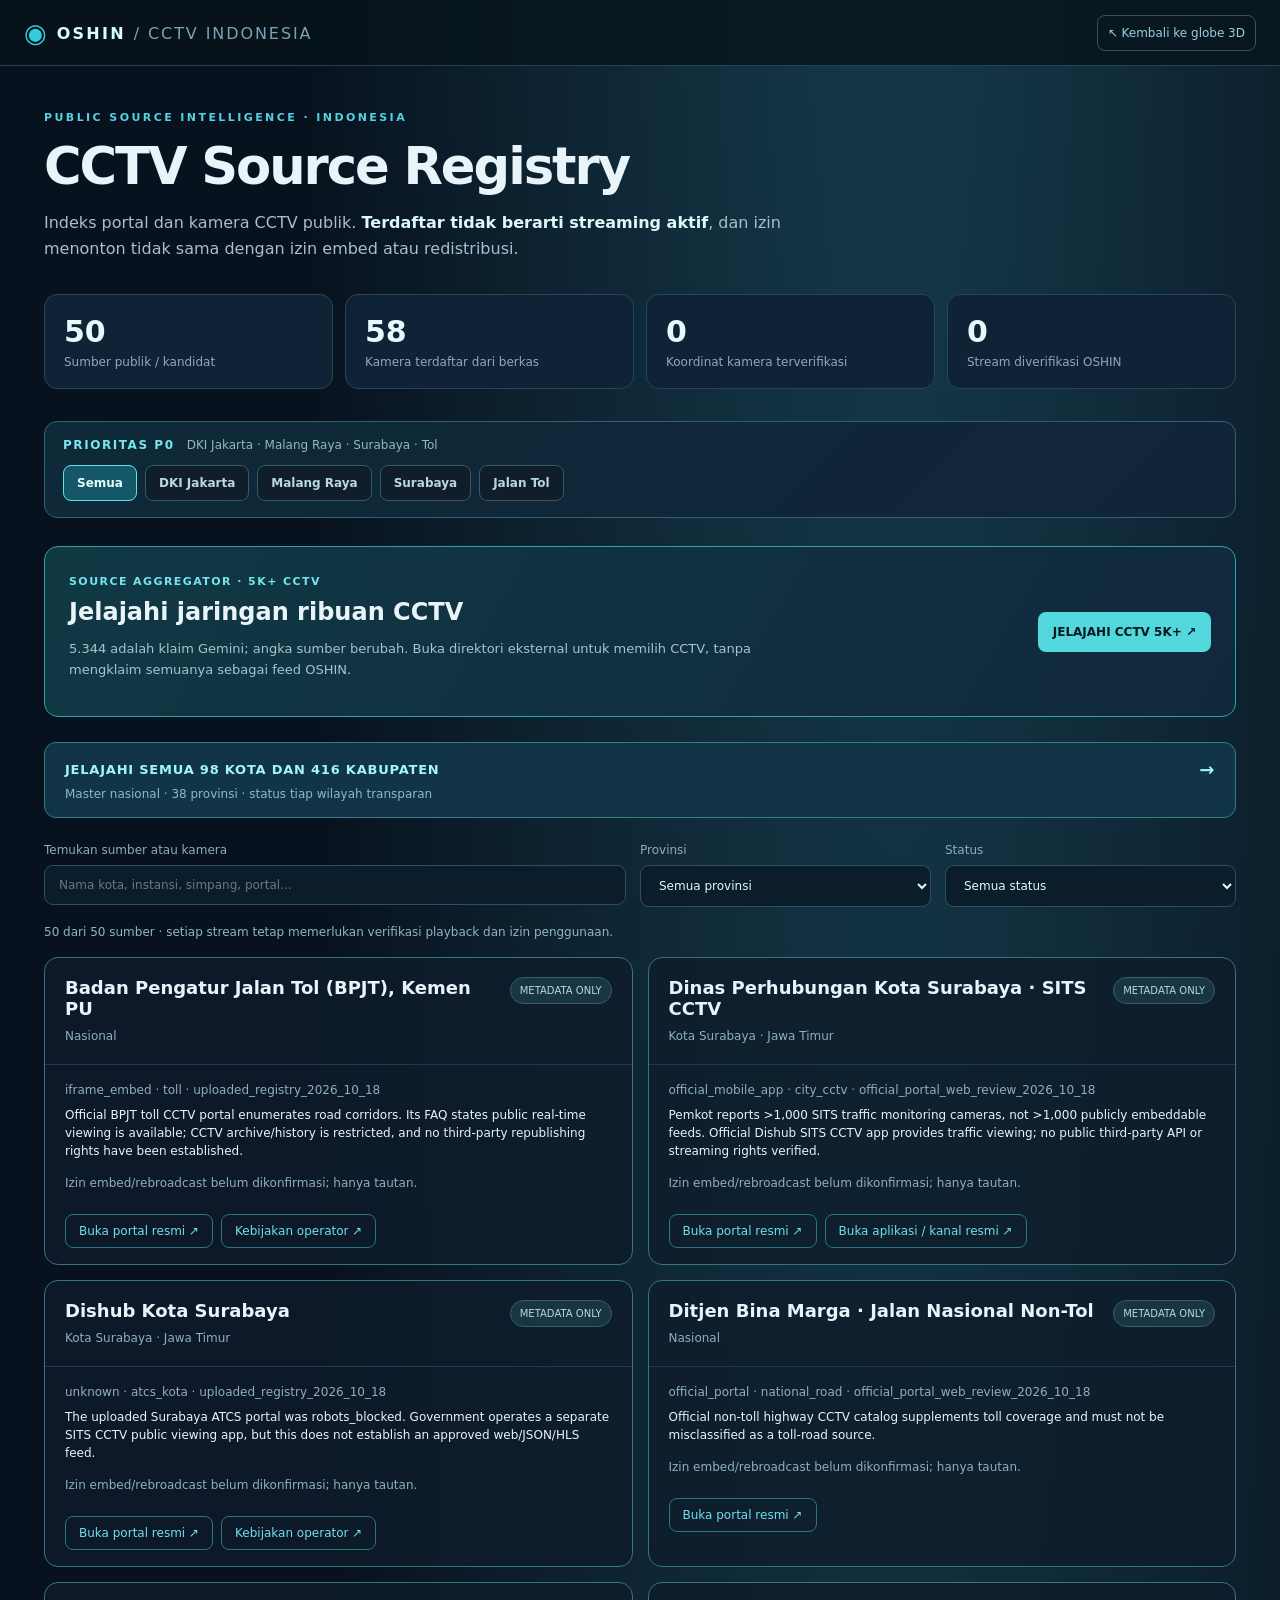
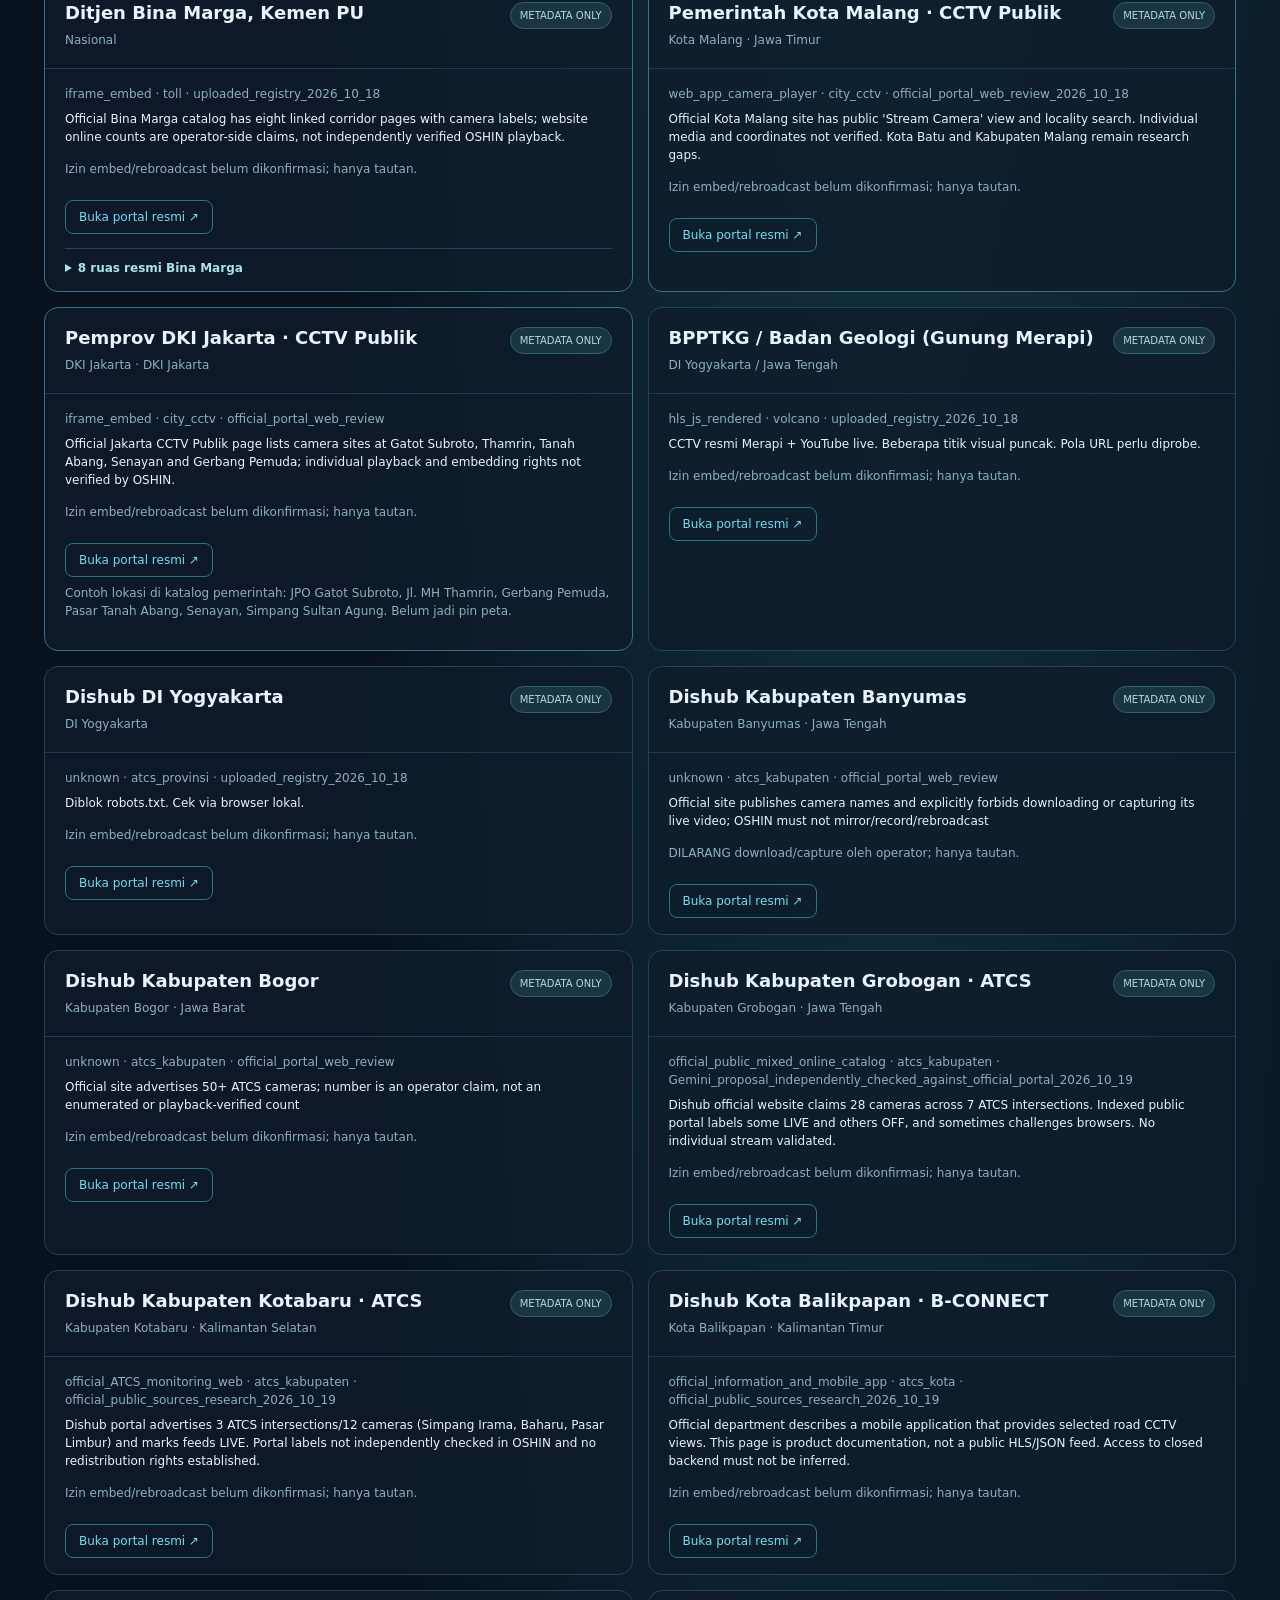
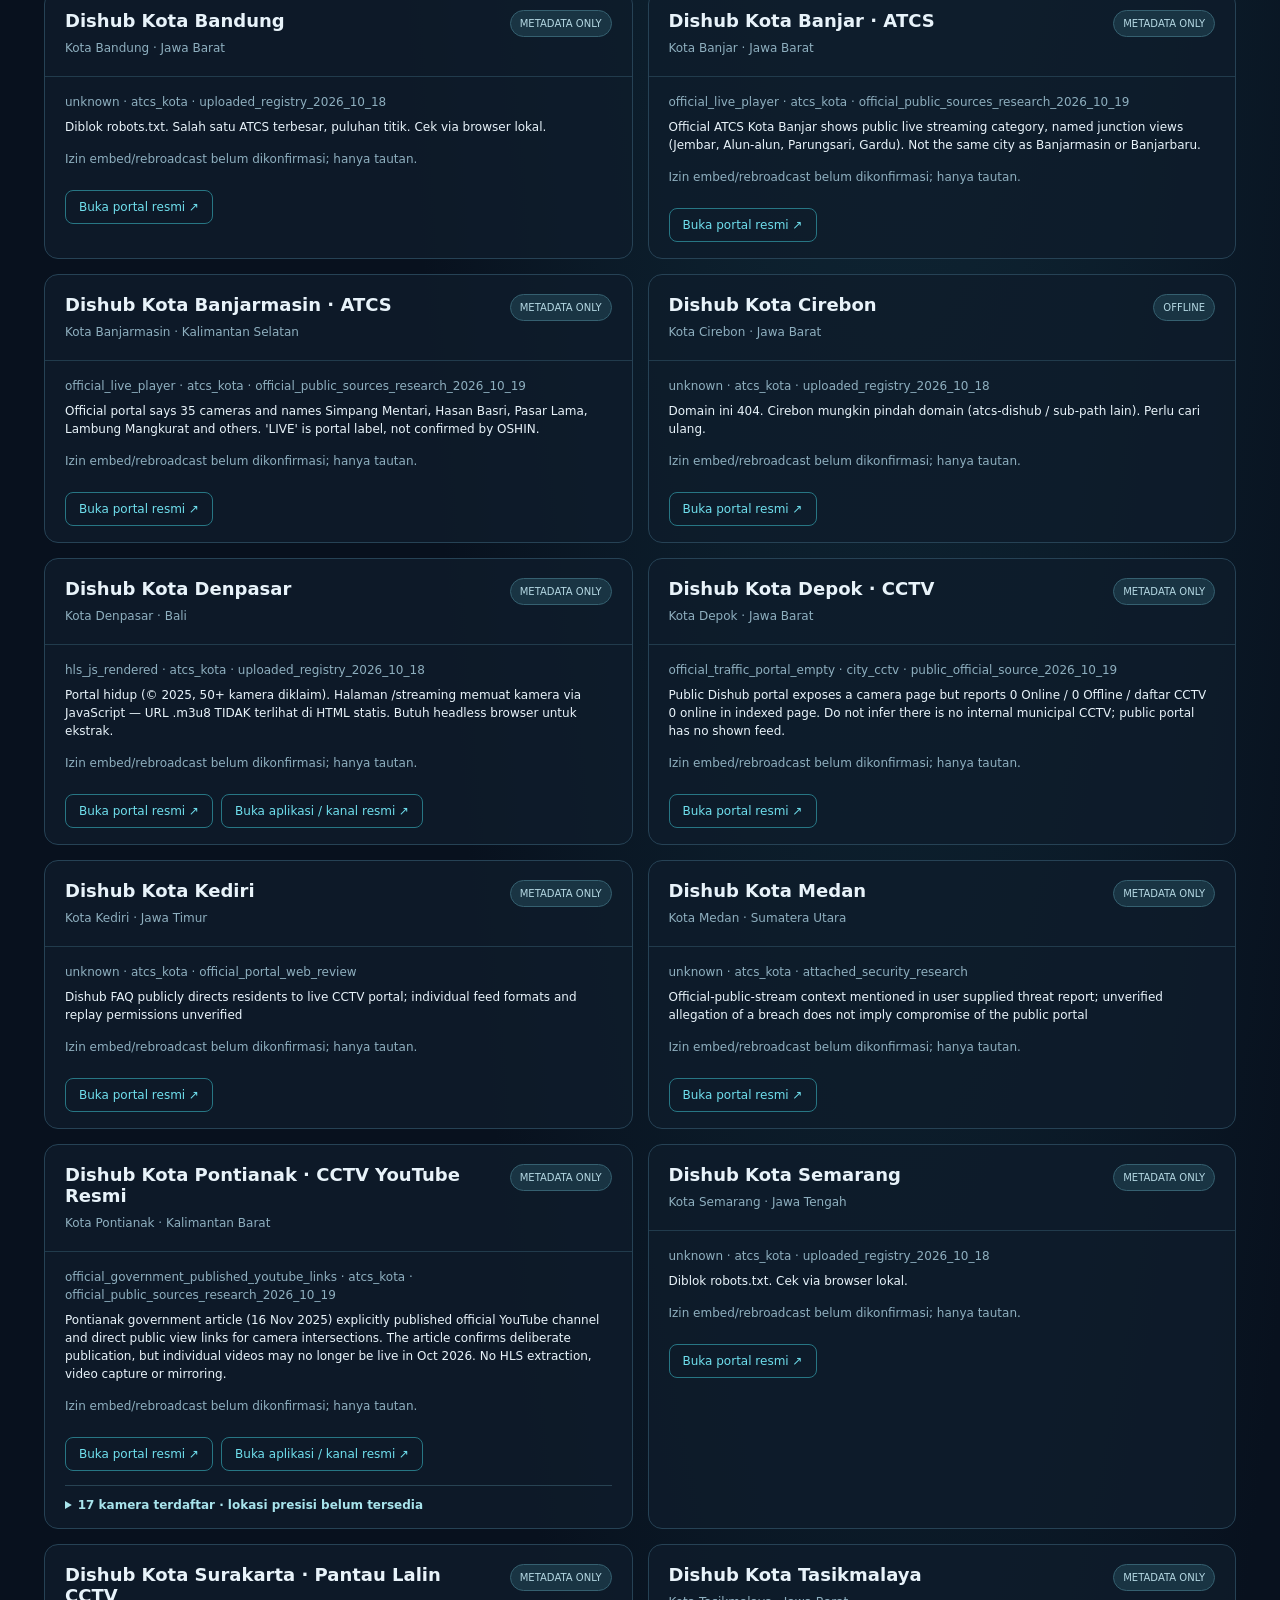
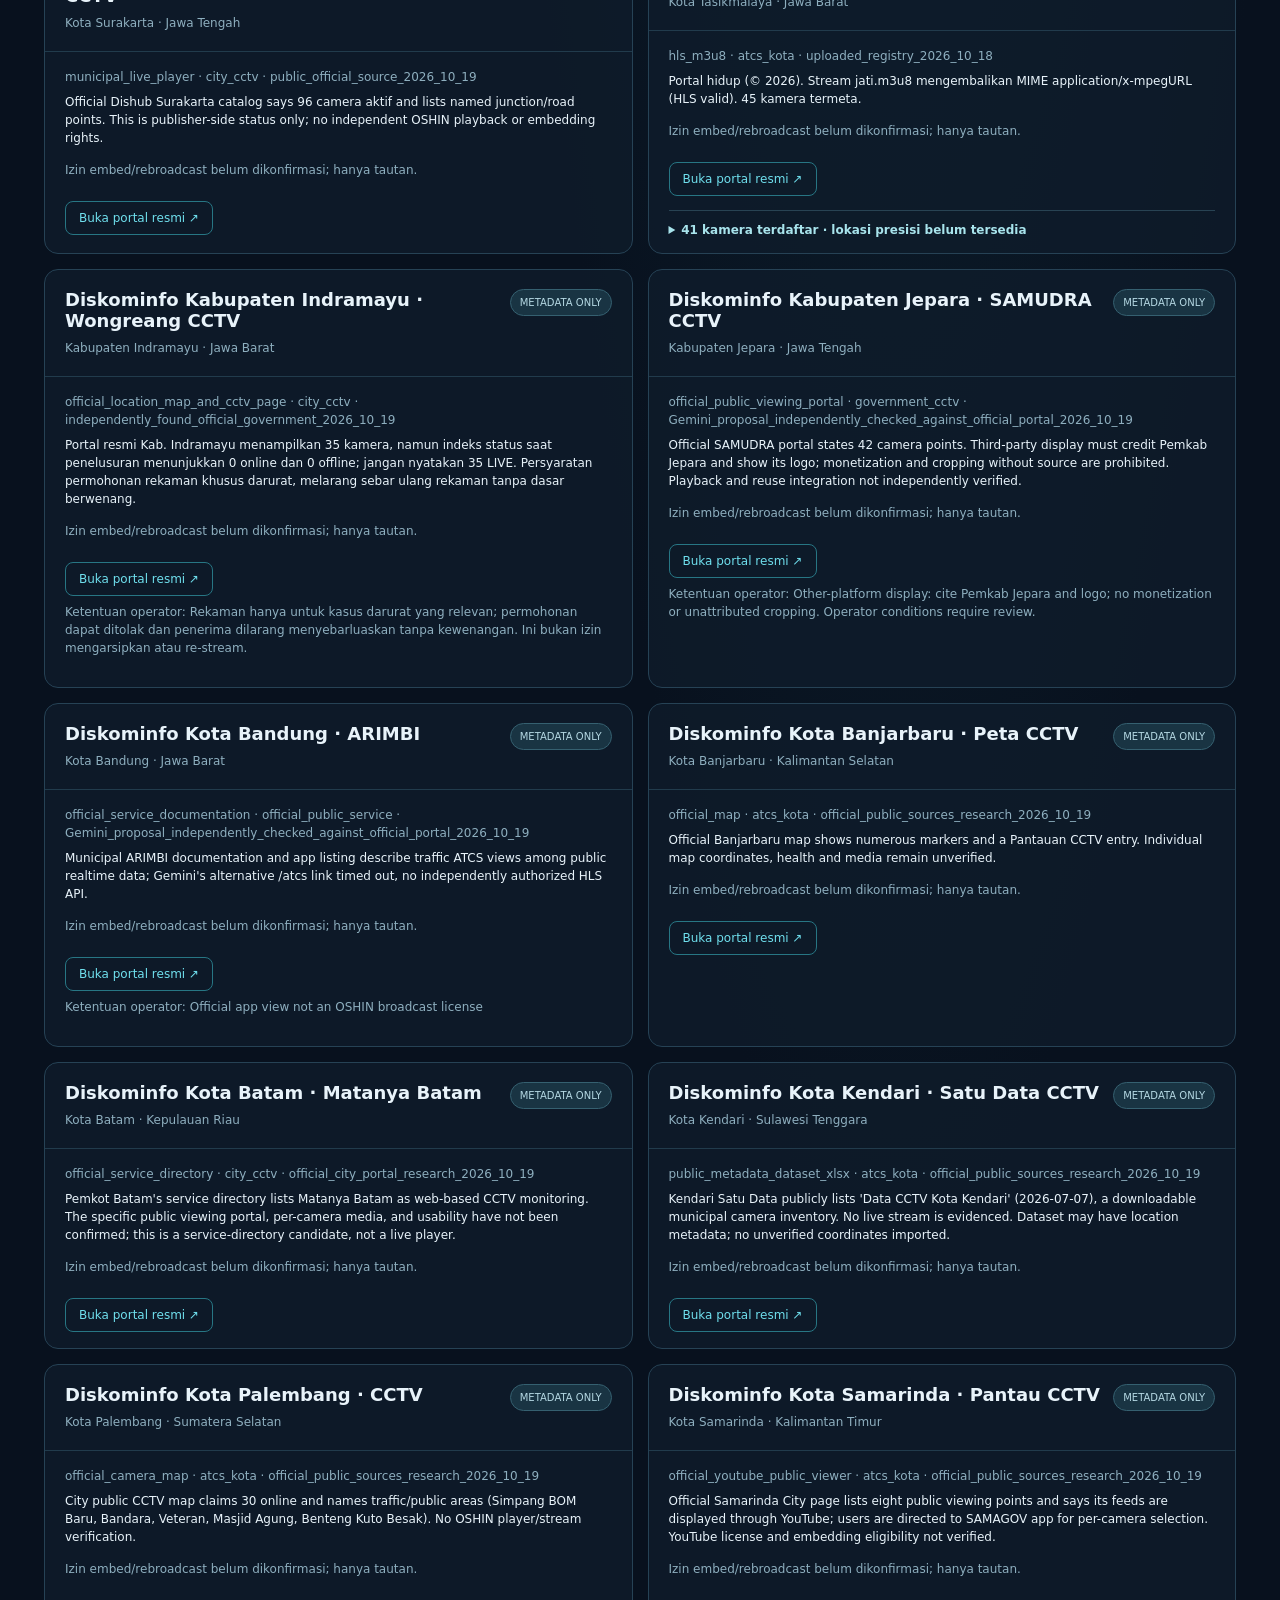
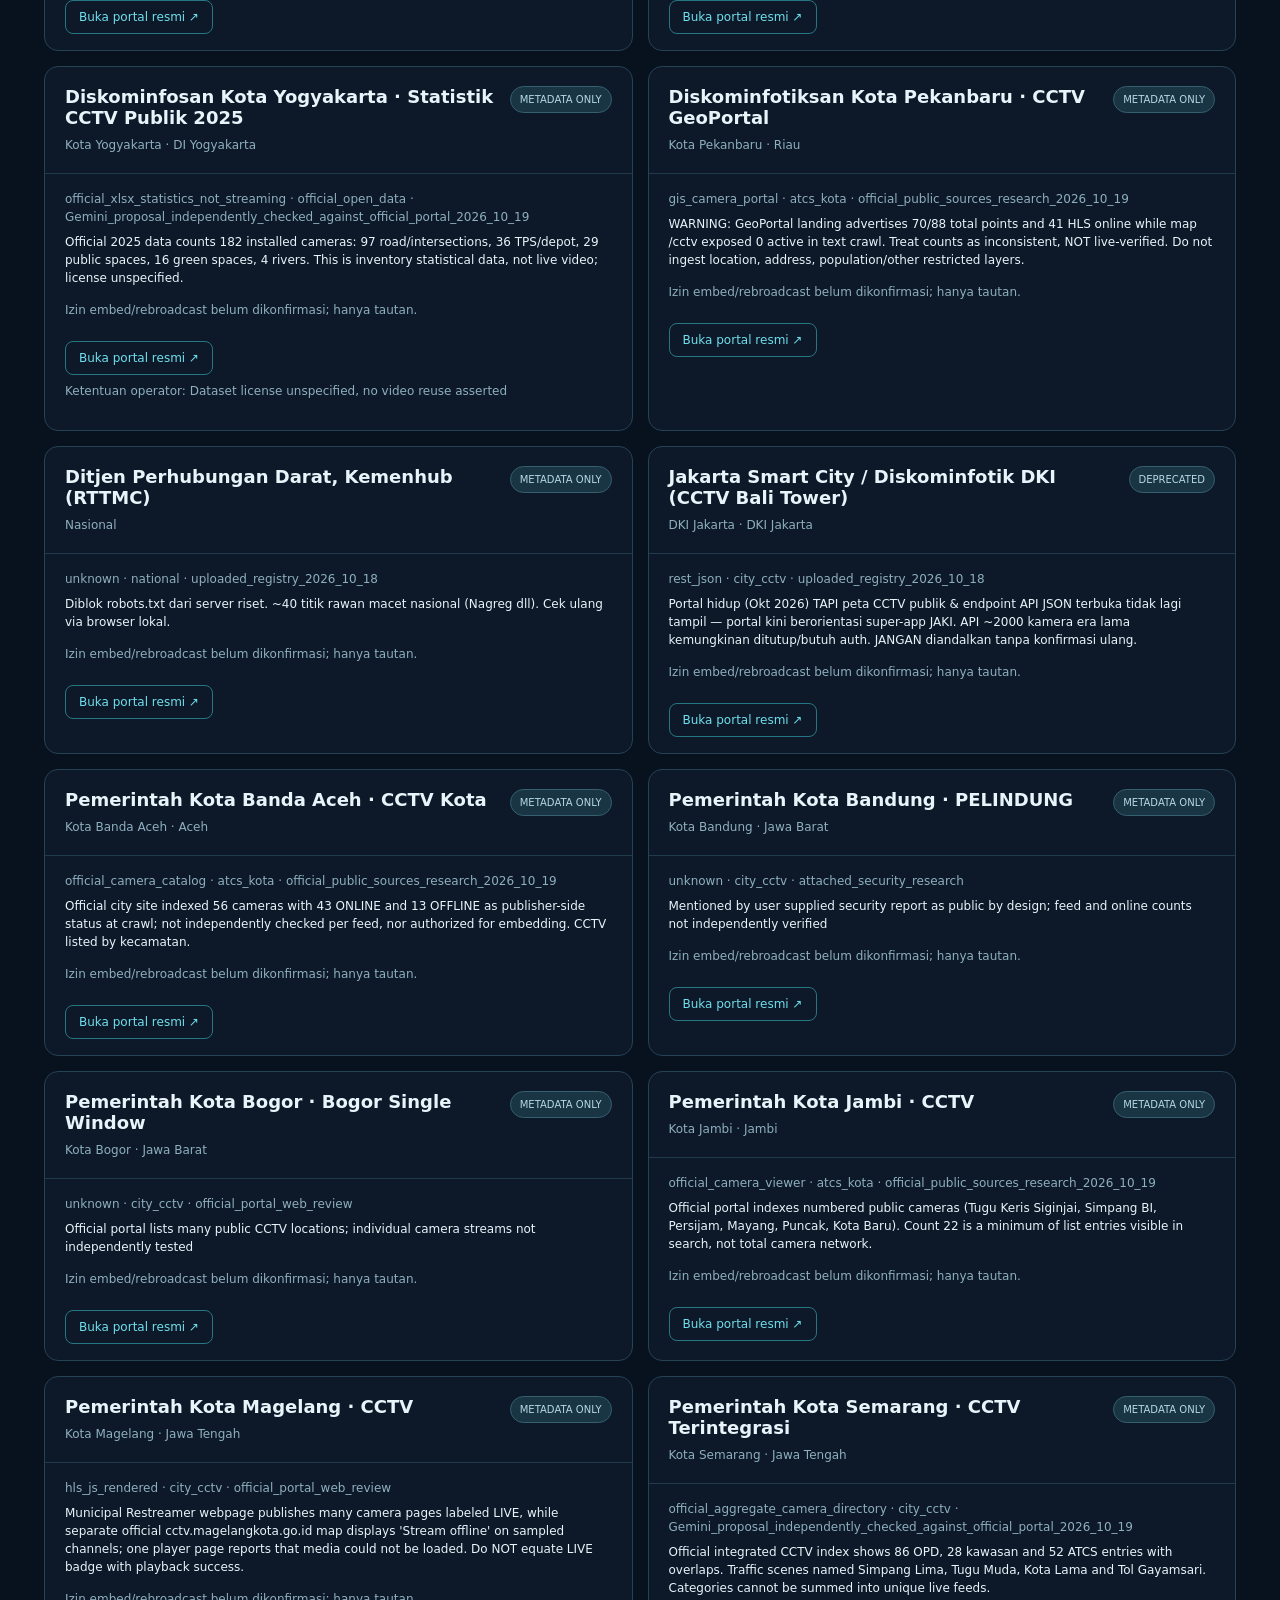
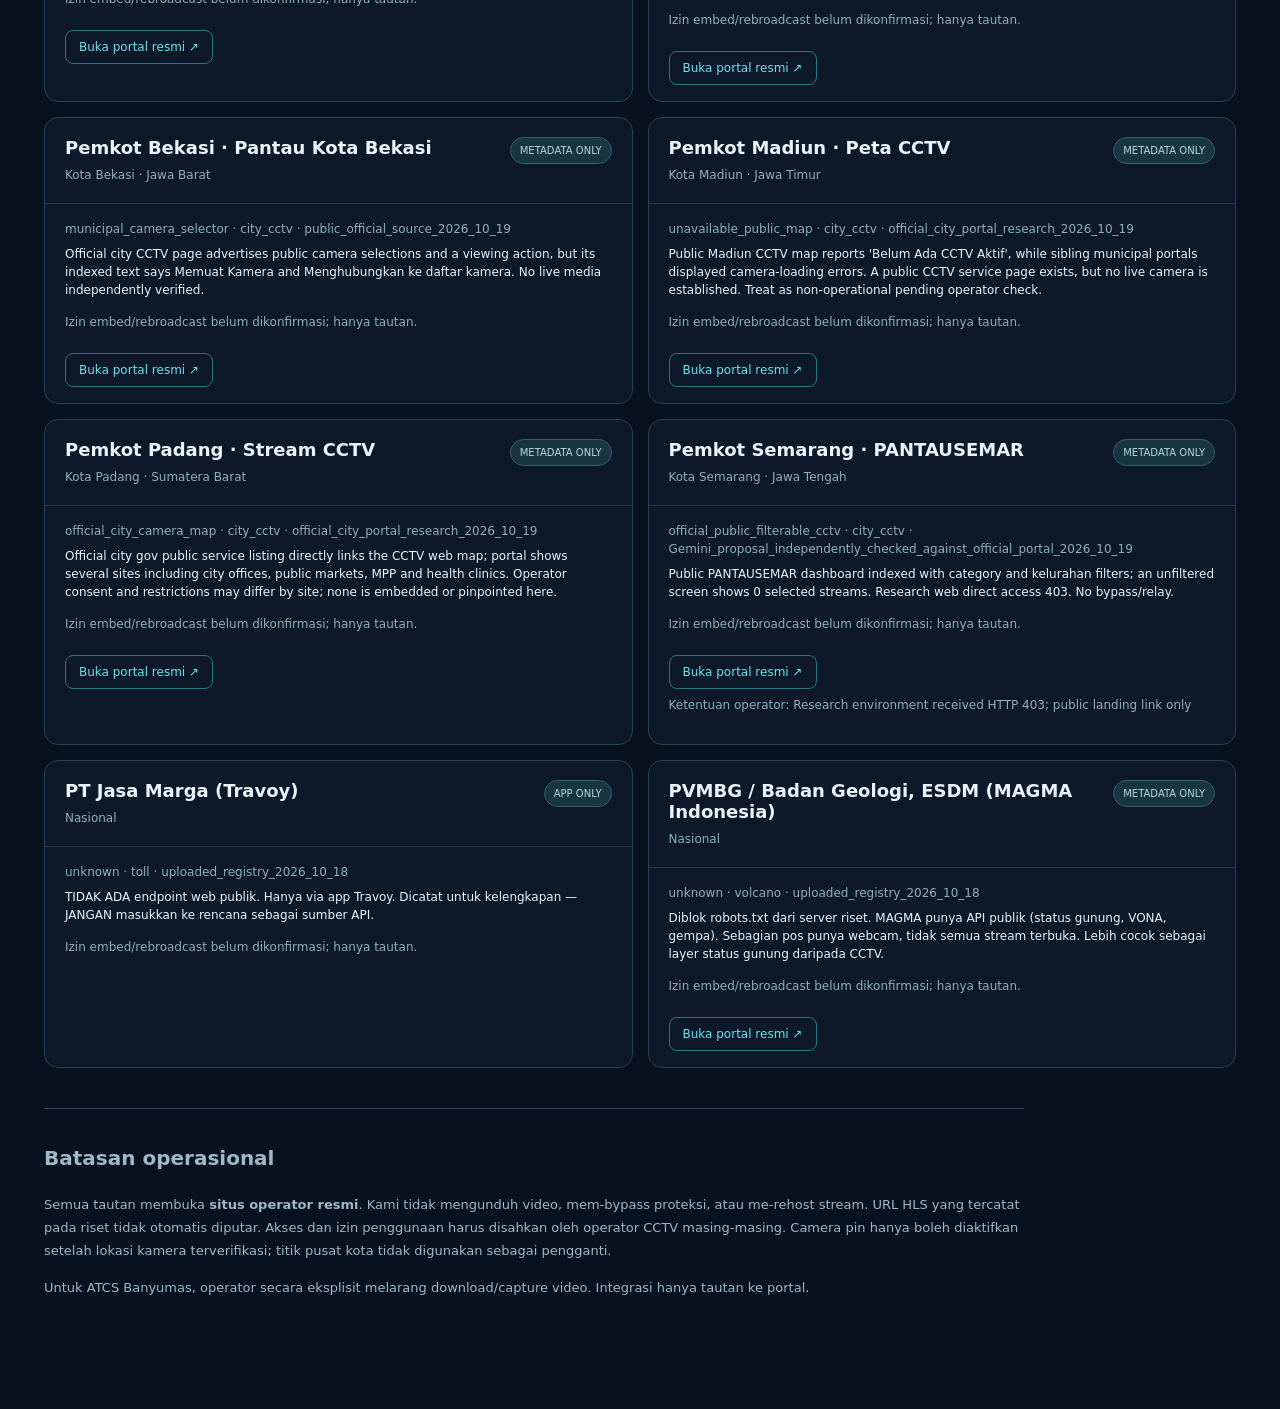
<file: public/oshin/cctv/index.html>
<!doctype html>
<html lang="id">
  <head>
    <meta charset="UTF-8" />
    <meta name="viewport" content="width=device-width, initial-scale=1.0" />
    <meta name="theme-color" content="#0a1421" />
    <meta name="description" content="OSHIN · Direktori CCTV publik Indonesia. Katalog metadata pemerintah, status verifikasi, dan aturan tayang." />
    <title>OSHIN · CCTV Indonesia</title>
    <link rel="stylesheet" href="./style.css" />
  </head>
  <body>
    <header class="header">
      <a class="brand" href="/"><span class="logo">◉</span> OSHIN <span class="thin">/ CCTV INDONESIA</span></a>
      <a class="return" href="/">↖ Kembali ke globe 3D</a>
    </header>
    <main class="page">
      <div class="intro"><span class="eyebrow">PUBLIC SOURCE INTELLIGENCE · INDONESIA</span>
        <h1>CCTV Source Registry</h1>
        <p>Indeks portal dan kamera CCTV publik. <strong>Terdaftar tidak berarti streaming aktif</strong>, dan izin menonton tidak sama dengan izin embed atau redistribusi.</p>
      </div>
      <div class="metrics" id="metrics" aria-live="polite"></div>
      <nav class="priority-nav" aria-label="CCTV P0 wilayah">
        <div class="priority-note"><strong>PRIORITAS P0</strong><span>DKI Jakarta · Malang Raya · Surabaya · Tol</span></div>
        <div class="priority-buttons">
          <button class="priority-button selected" type="button" data-priority="ALL" aria-pressed="true">Semua</button>
          <button class="priority-button" type="button" data-priority="P0_DKI" aria-pressed="false">DKI Jakarta</button>
          <button class="priority-button" type="button" data-priority="P0_MALANG" aria-pressed="false">Malang Raya</button>
          <button class="priority-button" type="button" data-priority="P0_SURABAYA" aria-pressed="false">Surabaya</button>
          <button class="priority-button" type="button" data-priority="P0_TOL" aria-pressed="false">Jalan Tol</button>
        </div>
      </nav>
      <section class="fivek-entry" aria-label="Direktori CCTV ribuan titik">
        <div><span class="fivek-eyebrow">SOURCE AGGREGATOR · 5K+ CCTV</span><h2>Jelajahi jaringan ribuan CCTV</h2>
        <p>5.344 adalah klaim Gemini; angka sumber berubah. Buka direktori eksternal untuk memilih CCTV, tanpa mengklaim semuanya sebagai feed OSHIN.</p></div>
        <a href="./aggregators.html">JELAJAHI CCTV 5K+ ↗</a>
      </section>
      <div class="national-link"><a href="./regions.html">JELAJAHI SEMUA 98 KOTA DAN 416 KABUPATEN <span>→</span></a><p>Master nasional · 38 provinsi · status tiap wilayah transparan</p></div>
      <section class="toolbar" aria-label="Penyaring registri">
        <label>Temukan sumber atau kamera<input id="search" type="search" placeholder="Nama kota, instansi, simpang, portal..." autocomplete="off" /></label>
        <label>Provinsi<select id="province"><option value="">Semua provinsi</option></select></label>
        <label>Status<select id="status"><option value="">Semua status</option><option value="METADATA_ONLY">Metadata / riset</option><option value="OFFLINE">Tidak tersedia</option><option value="DEPRECATED">Legacy</option><option value="APP_ONLY">Aplikasi saja</option></select></label>
      </section>
      <p id="notice" class="notice" role="status">Memuat registry publik…</p>
      <section id="list" class="list" aria-label="Daftar sumber CCTV"></section>
      <aside class="footnote">
        <h2>Batasan operasional</h2>
        <p>Semua tautan membuka <b>situs operator resmi</b>. Kami tidak mengunduh video, mem-bypass proteksi, atau me-rehost stream. URL HLS yang tercatat pada riset tidak otomatis diputar. Akses dan izin penggunaan harus disahkan oleh operator CCTV masing-masing. Camera pin hanya boleh diaktifkan setelah lokasi kamera terverifikasi; titik pusat kota tidak digunakan sebagai pengganti.</p>
        <p>Untuk ATCS Banyumas, operator secara eksplisit melarang download/capture video. Integrasi hanya tautan ke portal.</p>
      </aside>
    </main>
    <script type="module" src="./app.js"></script>
  </body>
</html>
</file>
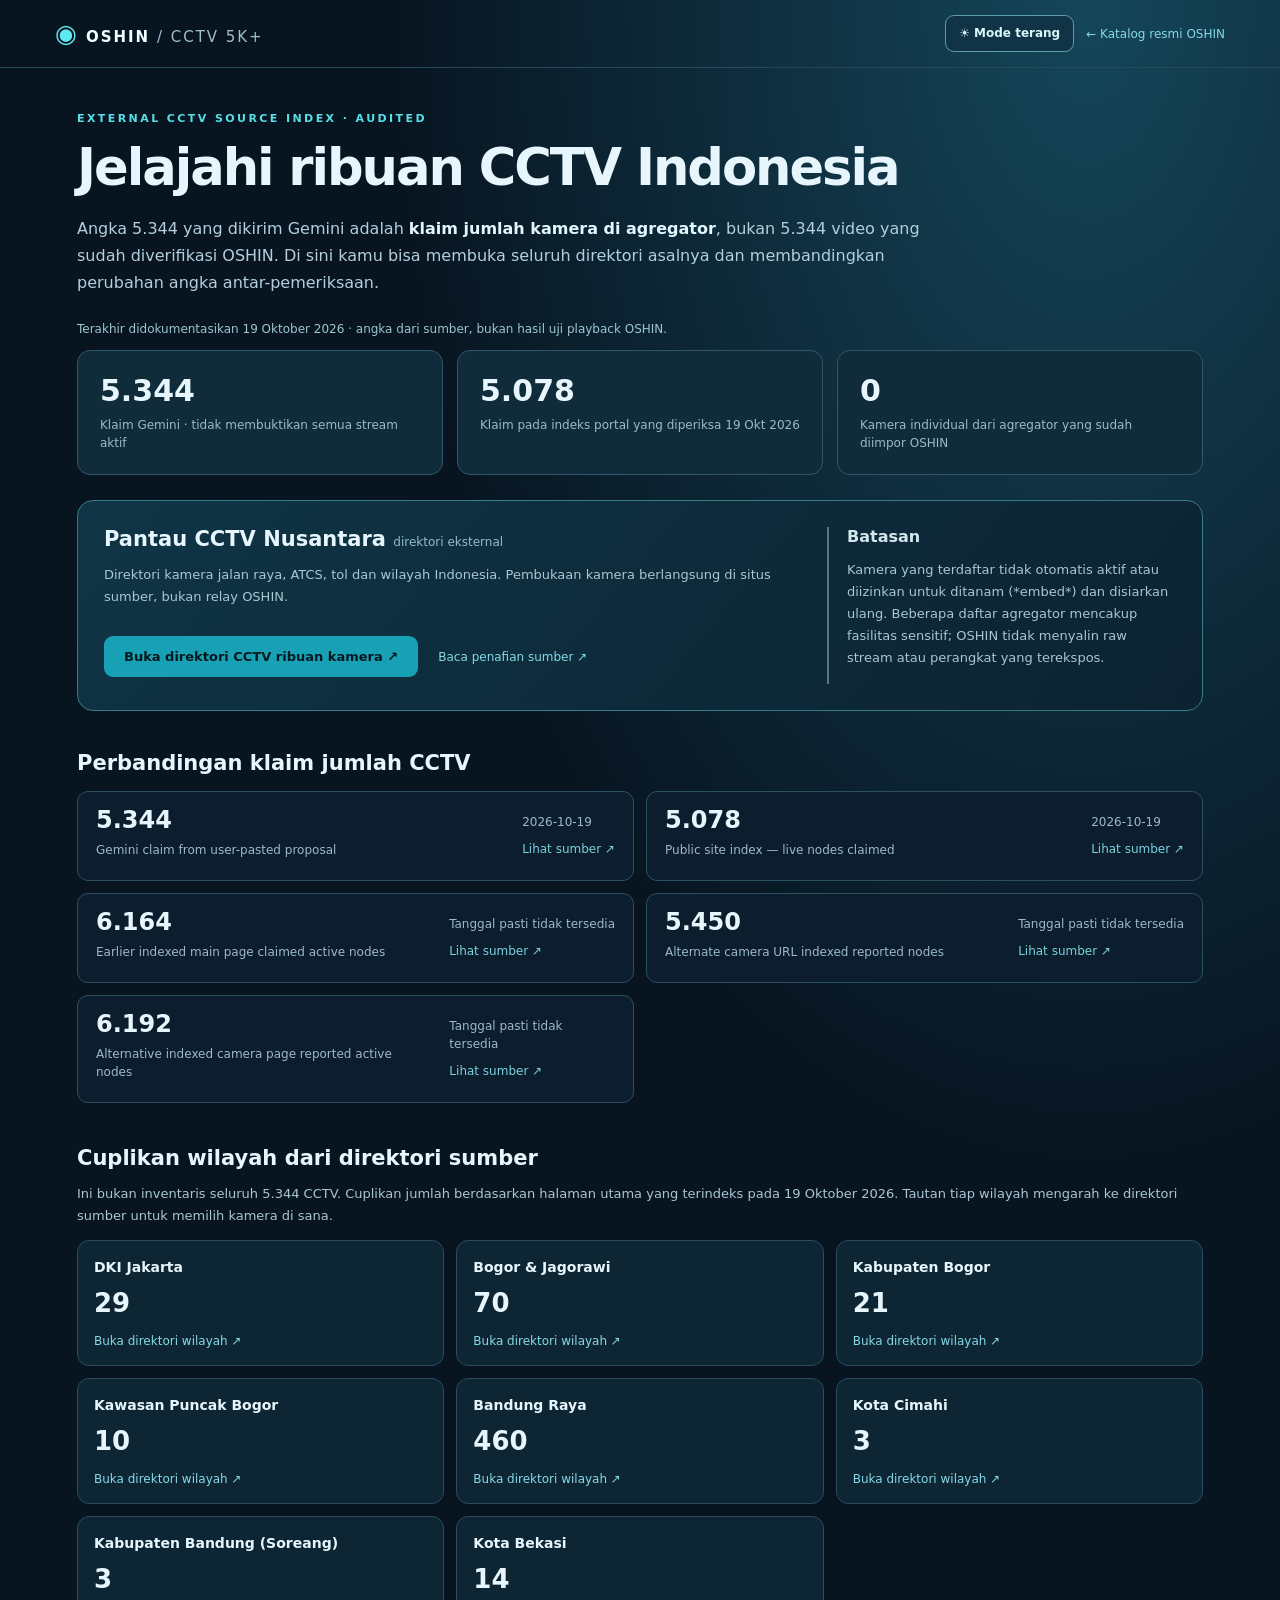
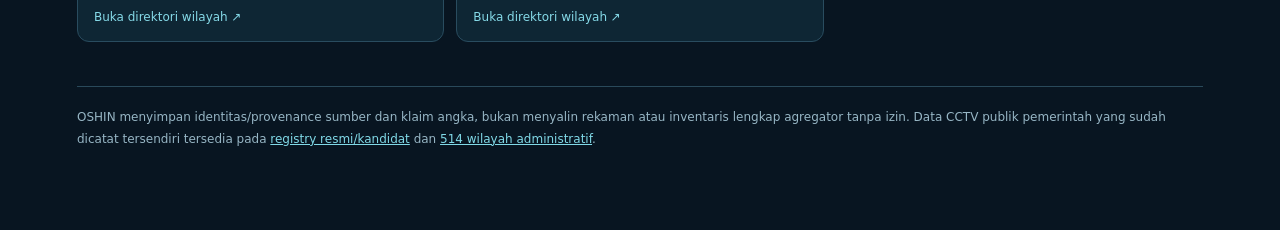
<file: public/oshin/cctv/aggregators.html>
<!doctype html>
<html lang="id" data-theme="dark">
<head>
  <meta charset="UTF-8" />
  <meta name="viewport" content="width=device-width, initial-scale=1.0"/>
  <meta name="theme-color" content="#0a1421"/>
  <script>
    // Set the saved palette before styles load to avoid a wrong-theme flash.
    try { const selected = localStorage.getItem("oshin-cctv-theme");
      if (selected === "light" || selected === "dark") document.documentElement.dataset.theme = selected;
    } catch { /* private browsing may disable storage */ }
  </script>
  <meta name="description" content="OSHIN CCTV 5K+ · Akses direktori CCTV nasional pihak ketiga dan audit jumlah kamera yang diklaim."/>
  <title>OSHIN · CCTV 5K+ Direktori</title>
  <link rel="stylesheet" href="./aggregators.css"/>
</head>
<body>
  <header class="header">
    <a href="/" class="brand"><span class="mark">◉</span> OSHIN <span class="lite">/ CCTV 5K+</span></a>
    <div class="header-actions">
      <button type="button" id="theme-toggle" class="theme-toggle" aria-label="Ubah ke mode terang" aria-pressed="true">☀ Mode terang</button>
      <a class="back" href="./">← Katalog resmi OSHIN</a>
    </div>
  </header>
  <main>
    <div class="eyebrow">EXTERNAL CCTV SOURCE INDEX · AUDITED</div>
    <h1>Jelajahi ribuan CCTV Indonesia</h1>
    <p class="intro">Angka 5.344 yang dikirim Gemini adalah <strong>klaim jumlah kamera di agregator</strong>, bukan 5.344 video yang sudah diverifikasi OSHIN. Di sini kamu bisa membuka seluruh direktori asalnya dan membandingkan perubahan angka antar-pemeriksaan.</p>
    <div id="status" role="status" class="status">Memuat catatan sumber…</div>
    <section id="summary" class="summary" aria-label="Statistik dari sumber"></section>
    <section class="lead">
      <div>
        <h2>Pantau CCTV Nusantara <span class="note">direktori eksternal</span></h2>
        <p>Direktori kamera jalan raya, ATCS, tol dan wilayah Indonesia. Pembukaan kamera berlangsung di situs sumber, bukan relay OSHIN.</p>
        <a id="directory-link" target="_blank" rel="noopener noreferrer" class="action" href="https://cctvnusantara.com/">Buka direktori CCTV ribuan kamera ↗</a>
        <a id="source-disclaimer" target="_blank" rel="noopener noreferrer" class="secondary" href="https://www.cctvnusantara.com/disclaimer">Baca penafian sumber ↗</a>
      </div>
      <div class="guardrail">
        <strong>Batasan</strong>
        <p>Kamera yang terdaftar tidak otomatis aktif atau diizinkan untuk ditanam (*embed*) dan disiarkan ulang. Beberapa daftar agregator mencakup fasilitas sensitif; OSHIN tidak menyalin raw stream atau perangkat yang terekspos.</p>
      </div>
    </section>
    <section>
      <h2>Perbandingan klaim jumlah CCTV</h2>
      <div id="snapshots" class="snapshots" aria-label="Riwayat hitungan sumber"></div>
    </section>
    <section>
      <h2>Cuplikan wilayah dari direktori sumber</h2>
      <p class="muted">Ini bukan inventaris seluruh 5.344 CCTV. Cuplikan jumlah berdasarkan halaman utama yang terindeks pada 19 Oktober 2026. Tautan tiap wilayah mengarah ke direktori sumber untuk memilih kamera di sana.</p>
      <div id="regions" class="regions"></div>
    </section>
    <footer>OSHIN menyimpan identitas/provenance sumber dan klaim angka, bukan menyalin rekaman atau inventaris lengkap agregator tanpa izin. Data CCTV publik pemerintah yang sudah dicatat tersendiri tersedia pada <a href="./">registry resmi/kandidat</a> dan <a href="./regions.html">514 wilayah administratif</a>.</footer>
  </main>
  <script type="module" src="./aggregators.js"></script>
</body>
</html>
</file>
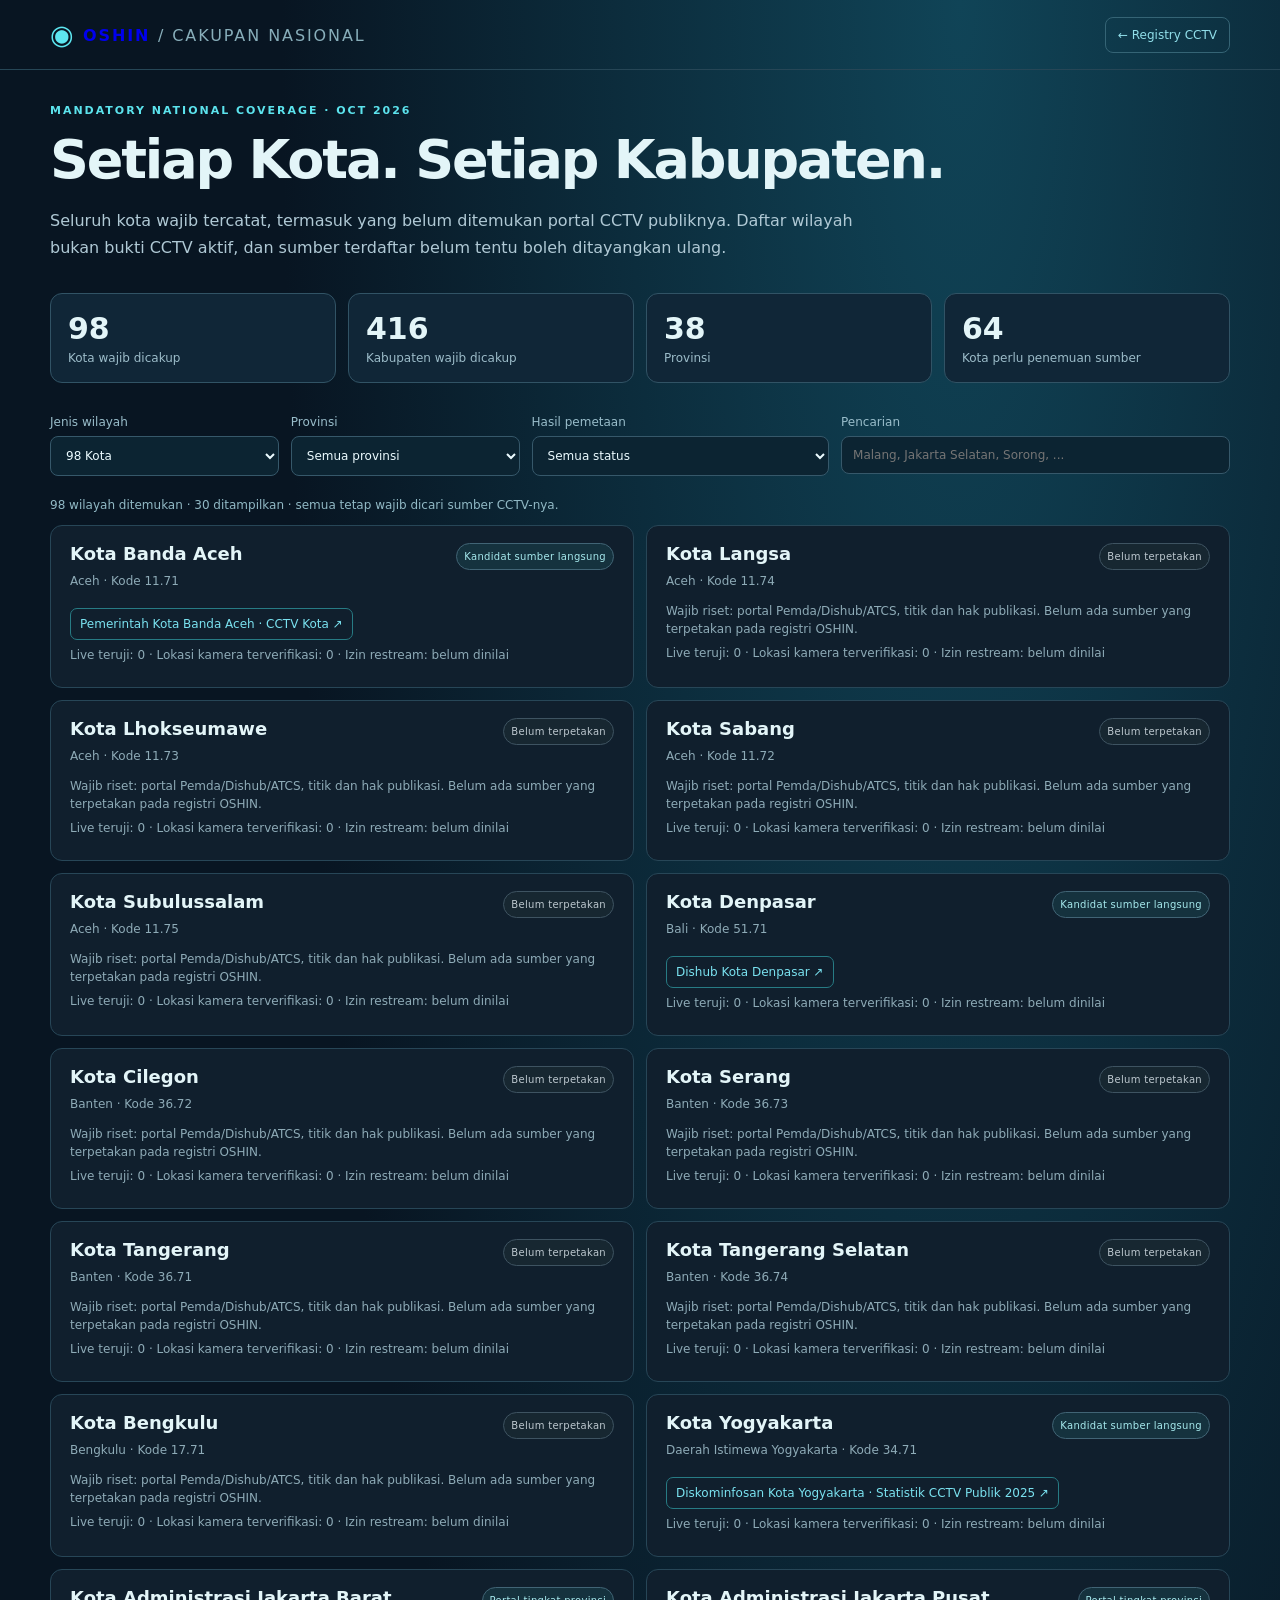
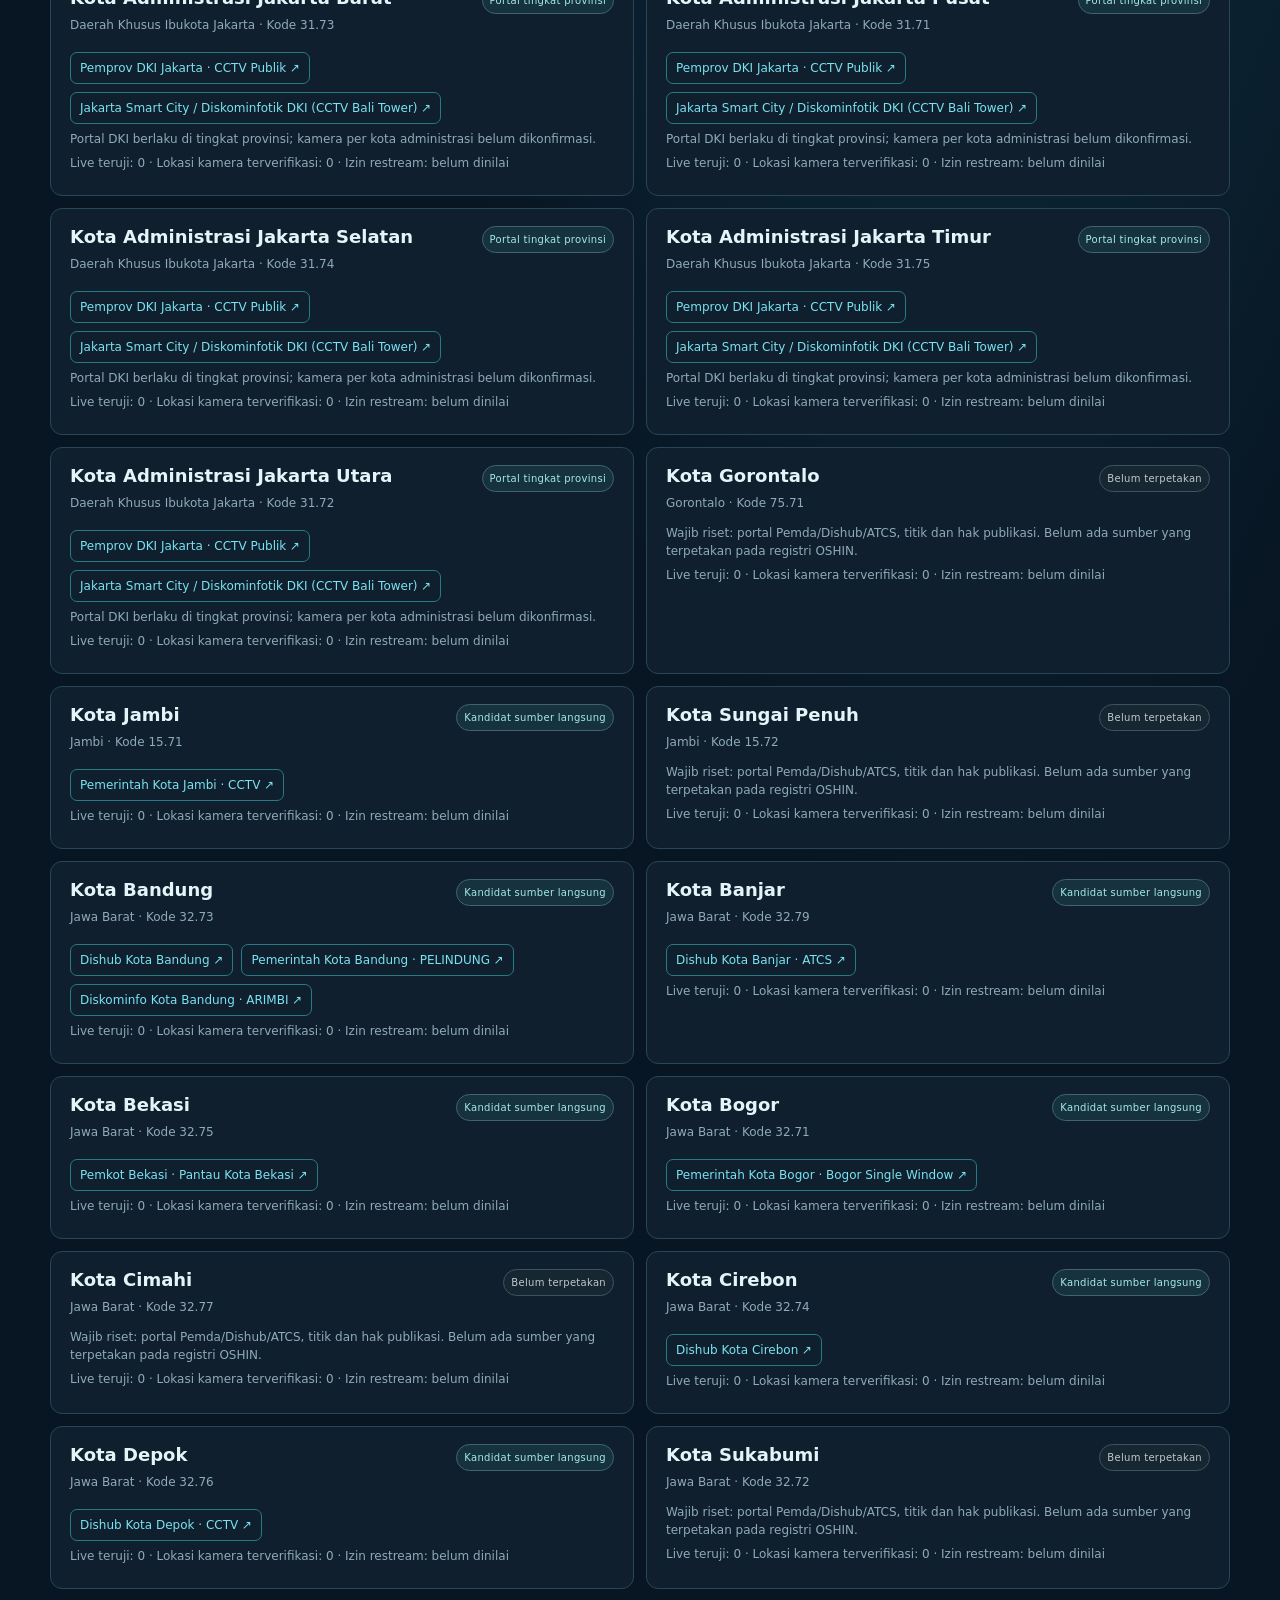
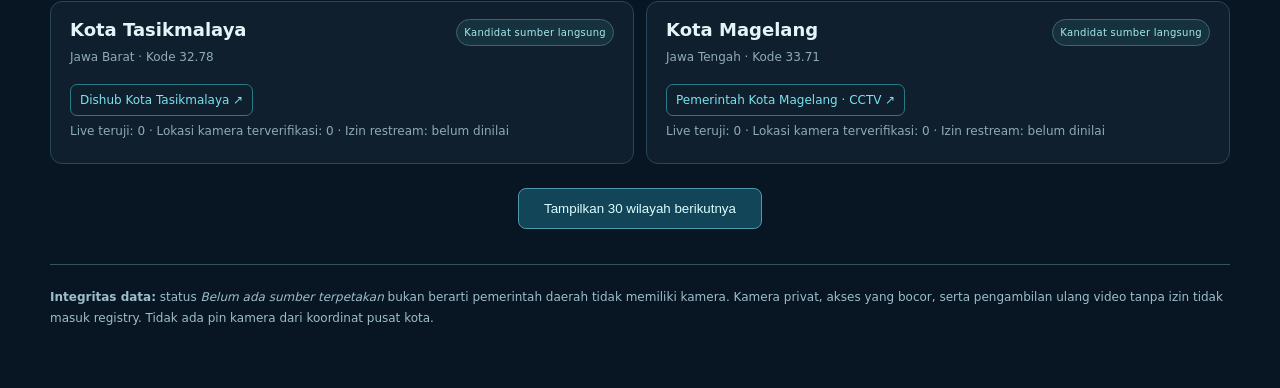
<file: public/oshin/cctv/regions.html>
<!doctype html>
<html lang="id">
<head>
  <meta charset="UTF-8" />
  <meta name="viewport" content="width=device-width, initial-scale=1.0" />
  <meta name="theme-color" content="#0a1421" />
  <meta name="description" content="OSHIN CCTV Indonesia: master wajib seluruh 98 kota dan 416 kabupaten dengan status inventaris sumber kamera publik." />
  <title>OSHIN · Cakupan Nasional CCTV</title>
  <link rel="stylesheet" href="./regions.css" />
</head>
<body>
  <header>
    <a class="brand" href="/"><span class="mark">◉</span> OSHIN <span class="lighter">/ CAKUPAN NASIONAL</span></a>
    <a href="./" class="small-link">← Registry CCTV</a>
  </header>
  <main>
    <div class="hero">
      <div class="eyebrow">MANDATORY NATIONAL COVERAGE · OCT 2026</div>
      <h1>Setiap Kota. Setiap Kabupaten.</h1>
      <p>Seluruh kota wajib tercatat, termasuk yang belum ditemukan portal CCTV publiknya. Daftar wilayah bukan bukti CCTV aktif, dan sumber terdaftar belum tentu boleh ditayangkan ulang.</p>
    </div>
    <section class="stats" id="stats" aria-label="Statistik cakupan"></section>
    <section class="filters" aria-label="Filter cakupan CCTV">
      <label>Jenis wilayah
        <select id="kind"><option value="CITY">98 Kota</option><option value="REGENCY">416 Kabupaten</option><option value="ALL">Semua 514 wilayah</option></select>
      </label>
      <label>Provinsi<select id="province"><option value="">Semua provinsi</option></select></label>
      <label>Hasil pemetaan
        <select id="status">
          <option value="">Semua status</option>
          <option value="SOURCE_CANDIDATE">Kandidat portal langsung</option>
          <option value="PROVINCE_PORTAL_CANDIDATE">Portal tingkat provinsi</option>
          <option value="HISTORICAL_SOURCE_ONLY">Portal lama / offline</option>
          <option value="NO_SOURCE_MAPPED">Belum ada sumber terpetakan</option>
        </select>
      </label>
      <label>Pencarian<input id="search" type="search" placeholder="Malang, Jakarta Selatan, Sorong, ..." /></label>
    </section>
    <div class="list-info" id="info" role="status">Memuat daftar...</div>
    <section class="results" id="results" aria-label="Daftar kota dan kabupaten"></section>
    <button type="button" id="more" class="more" hidden>Tampilkan 30 wilayah berikutnya</button>
    <footer><strong>Integritas data:</strong> status <em>Belum ada sumber terpetakan</em> bukan berarti pemerintah daerah tidak memiliki kamera. Kamera privat, akses yang bocor, serta pengambilan ulang video tanpa izin tidak masuk registry. Tidak ada pin kamera dari koordinat pusat kota.</footer>
  </main>
  <script type="module" src="./regions.js"></script>
</body>
</html>
</file>
<file: public/oshin/cctv/style.css>
:root{font-family:Inter,system-ui,-apple-system,sans-serif;color:#e8f3fa;background:#08111e}*{box-sizing:border-box}a{color:inherit}body{margin:0;background:radial-gradient(ellipse at 70% -10%,#163d4d 0%,#08111e 48%)}.header{height:66px;border-bottom:1px solid #244053;display:flex;align-items:center;justify-content:space-between;padding:0 max(24px,calc((100vw - 1240px)/2));background:#07131bcc;gap:12px}.brand{font-weight:850;letter-spacing:.14em;text-decoration:none;color:#d9feff}.logo{color:#32cddd;font-size:26px;vertical-align:-3px}.thin{font-weight:400;color:#7ba4b3;letter-spacing:.12em}.return{font-size:12px;text-decoration:none;border:1px solid #355268;border-radius:8px;padding:10px;color:#9acedd}.page{max-width:1240px;margin:0 auto;padding:40px 24px 70px}.eyebrow{color:#53d2e2;font-size:11px;letter-spacing:.22em;font-weight:750}h1{font-size:clamp(34px,4vw,54px);letter-spacing:-.04em;line-height:1.1;margin:13px 0}h2{font-size:20px}.intro p{max-width:820px;color:#a9becd;line-height:1.6}.intro strong{color:#dbf9f9}.metrics{display:grid;grid-template-columns:repeat(4,minmax(0,1fr));gap:12px;margin:32px 0}.metric{background:#102235;border:1px solid #284459;border-radius:13px;padding:19px}.metric .big{font-weight:800;font-size:30px;color:#e6f9fd}.metric .desc{display:block;margin-top:6px;font-size:12px;color:#8cabb9}.toolbar{display:grid;grid-template-columns:minmax(220px,2fr) 1fr 1fr;gap:14px;margin-bottom:18px}.toolbar label{font-size:12px;color:#8eacba;display:block}.toolbar input,.toolbar select{width:100%;margin-top:8px;background:#0b1d2b;color:#dff9fc;border:1px solid #2e5062;border-radius:9px;padding:12px 14px;font:inherit}.notice{font-size:12px;color:#90b6c2;min-height:20px}.list{display:grid;grid-template-columns:repeat(2,minmax(0,1fr));gap:15px}.source{border:1px solid #264255;background:#0e1c2bcc;border-radius:14px;overflow:hidden}.source-head{padding:19px 20px;border-bottom:1px solid #213b4c;display:flex;justify-content:space-between;gap:12px}.source h3{margin:0 0 8px;font-size:18px}.muted{color:#8eafbf}.small{font-size:12px;line-height:1.5}.pill{background:#193443;border:1px solid #356070;border-radius:30px;font-size:10px;color:#b5d8e3;padding:7px 9px;height:fit-content;white-space:nowrap}.source-content{padding:16px 20px}.source-content p{margin:7px 0 14px}.link{display:inline-block;margin-top:8px;text-decoration:none;color:#6fdfed;border:1px solid #277684;padding:9px 13px;border-radius:8px;font-size:12px}.camera-details{margin-top:14px;border-top:1px solid #284353;padding-top:12px}.camera-details summary{cursor:pointer;color:#a8e4ec;font-size:12px;font-weight:600}.camera-list{list-style:none;padding:0;margin:10px 0;max-height:300px;overflow-y:auto}.camera-list li{padding:8px;border-bottom:1px solid #1b3645;font-size:12px;display:flex;justify-content:space-between;gap:12px}.camera-type{color:#83aaba;white-space:nowrap}.footnote{max-width:980px;color:#9db8c6;font-size:13px;line-height:1.8;margin:40px 0;border-top:1px solid #254152;padding-top:14px}@media(max-width:850px){.metrics{grid-template-columns:repeat(2,1fr)}.toolbar{grid-template-columns:1fr}.list{grid-template-columns:1fr}.header{padding:0 18px}.thin{display:none}.page{padding:28px 16px}}

.priority-nav{border:1px solid #306071;background:linear-gradient(135deg,#0e2937,#112539);border-radius:13px;padding:16px 18px;margin:24px 0 20px}.priority-note{display:flex;align-items:center;gap:12px;margin-bottom:13px;flex-wrap:wrap}.priority-note strong{color:#7ae4eb;font-size:12px;letter-spacing:.13em}.priority-note span{color:#90b8c6;font-size:12px}.priority-buttons{display:flex;gap:8px;flex-wrap:wrap}.priority-button{border:1px solid #36596c;background:#101e2a;color:#bbd7e5;padding:10px 13px;border-radius:8px;cursor:pointer;font:600 12px/1.2 Inter,system-ui,sans-serif}.priority-button:hover{border-color:#65b9c3}.priority-button.selected{background:#135768;border-color:#66dfea;color:#e9feff}.p0-source{border-color:#377383}.corridors{display:flex;flex-wrap:wrap;gap:7px;margin-top:12px}.corridors .link{margin-top:0}.source-content>.link + .link{margin-left:8px}@media(max-width:600px){.priority-button{flex:1 1 auto}.priority-note{align-items:flex-start;flex-direction:column}.corridors .link{flex:1 1 100%}}

.national-link{padding:16px 20px;border-radius:12px;background:#113446;border:1px solid #377a8c;margin:25px 0}.national-link a{color:#a1f5fd;font-size:13px;font-weight:800;letter-spacing:.06em;text-decoration:none}.national-link a span{float:right;font-size:18px}.national-link p{margin:9px 0 0;color:#88bccb;font-size:12px}

.fivek-entry{display:flex;justify-content:space-between;align-items:center;gap:18px;border:1px solid #2fa1a9;background:linear-gradient(120deg,#103944,#11283c);border-radius:14px;padding:23px 24px;margin:28px 0 12px}.fivek-eyebrow{color:#75e5ec;font-size:11px;letter-spacing:.13em;font-weight:800}.fivek-entry h2{font-size:24px;margin:9px 0}.fivek-entry p{color:#a6c4ce;font-size:13px;line-height:1.6;max-width:690px}.fivek-entry a{flex:0 0 auto;text-decoration:none;color:#071820;background:#51d7dc;border-radius:8px;padding:13px 15px;font-size:12px;font-weight:850}@media(max-width:790px){.fivek-entry{display:block}.fivek-entry a{display:inline-block;margin-top:12px}}
</file>
<file: public/oshin/cctv/aggregators.css>
:root{font-family:Inter,system-ui,-apple-system,sans-serif;background:#071320;color:#e7f6fc}*{box-sizing:border-box}body{margin:0;background:radial-gradient(ellipse at 85% 0%,#15465a 0%,#081521 45%)}.header{min-height:68px;padding:0 max(22px,calc((100vw - 1170px)/2));border-bottom:1px solid #28475a;display:flex;justify-content:space-between;align-items:center;gap:12px}.brand{text-decoration:none;font-size:15px;font-weight:800;letter-spacing:.13em;color:#efffff}.mark{font-size:25px;color:#5ee9ee}.lite{color:#9fbecc;font-weight:400}.back,.secondary{color:#85d9e7;font-size:12px;text-decoration:none}main{max-width:1170px;padding:44px 22px 80px;margin:auto}.eyebrow{font-size:11px;letter-spacing:.22em;font-weight:700;color:#55dfe6}h1{font-size:clamp(32px,4vw,54px);letter-spacing:-.04em;margin:12px 0 18px}h2{font-size:21px;margin:0 0 13px}.intro{max-width:870px;color:#b3cfdd;line-height:1.7}.intro strong{color:#e2f6fe}.status{font-size:12px;color:#9cc6d1;margin-top:25px}.summary{display:grid;grid-template-columns:repeat(3,minmax(0,1fr));gap:14px;margin:14px 0 25px}.stat{background:#102b3a;border:1px solid #315667;border-radius:13px;padding:22px}.stat b{display:block;font-size:30px;line-height:1.2;font-weight:800}.stat span{display:block;color:#9bbbc9;margin-top:7px;font-size:12px;line-height:1.5}.lead{background:linear-gradient(130deg,#0f3546,#0c2231);border:1px solid #357c89;border-radius:16px;padding:26px;display:grid;grid-template-columns:2fr 1fr;gap:25px;margin:22px 0 40px}.lead p,.guardrail p,.muted{font-size:13px;color:#a9c6d2;line-height:1.7}.note{color:#93bccd;font-size:12px;font-weight:400}.action{display:inline-block;margin:15px 15px 7px 0;background:#18a1b4;color:#051820;border-radius:9px;padding:13px 20px;font-size:13px;font-weight:800;text-decoration:none}.guardrail{border-left:2px solid #577685;padding-left:18px;color:#d3e7ed}.snapshots{display:grid;grid-template-columns:repeat(2,minmax(0,1fr));gap:12px;margin:16px 0 43px}.snapshot{padding:14px 18px;border:1px solid #2c5062;border-radius:11px;background:#0c1d2d;display:flex;justify-content:space-between;gap:18px}.snapshot b{font-size:24px;font-weight:800}.snapshot p{font-size:12px;color:#9dbac8;line-height:1.5;margin:7px 0}.snapshot a{color:#79d3dc;font-size:12px;text-decoration:none}.regions{display:grid;grid-template-columns:repeat(3,minmax(0,1fr));gap:12px}.region{background:#0e2634;border:1px solid #294c5f;border-radius:12px;padding:16px}.region b{font-size:14px}.region .num{display:block;margin:12px 0;font-weight:800;font-size:26px}.region a{color:#85d9e7;text-decoration:none;font-size:12px}footer{border-top:1px solid #29495a;margin-top:44px;padding-top:20px;color:#97b6c5;font-size:12px;line-height:1.8}footer a{color:#80d9e7}@media(max-width:820px){.lead{grid-template-columns:1fr}.summary,.regions{grid-template-columns:repeat(2,minmax(0,1fr))}}@media(max-width:530px){.header{padding:0 14px}.lite{display:none}main{padding:28px 16px 65px}.summary,.regions,.snapshots{grid-template-columns:1fr}.stat b{font-size:27px}.guardrail{border-left:0;border-top:1px solid #477483;padding:16px 0 0}}
/* OSHIN CCTV theme switch: original dark presentation is the default. */
.header-actions{display:flex;gap:12px;align-items:center;flex-wrap:wrap}
.theme-toggle{font:600 12px/1.3 Inter,system-ui,sans-serif;border-radius:9px;border:1px solid #5c9cab;background:#103445;color:#d7f7fa;padding:10px 13px;cursor:pointer;white-space:nowrap}
.theme-toggle:focus-visible{outline:3px solid #3cc9dc;outline-offset:3px}
.theme-toggle:hover{background:#205567}
html[data-theme="light"]{color-scheme:light;background:#f2f6f9;color:#152b37}
html[data-theme="light"] body{background:radial-gradient(ellipse at 85% 0%,#d7ecf5 0%,#f5f9fc 45%);color:#152b37}
html[data-theme="light"] .header{border-bottom-color:#b8d2dd}
html[data-theme="light"] .brand{color:#142e3c}
html[data-theme="light"] .lite{color:#496a7c}
html[data-theme="light"] .back,html[data-theme="light"] .secondary,
html[data-theme="light"] .snapshot a,html[data-theme="light"] .region a,
html[data-theme="light"] footer a{color:#12617b}
html[data-theme="light"] .eyebrow{color:#056c7c}
html[data-theme="light"] .intro,html[data-theme="light"] .intro strong{color:#324f60}
html[data-theme="light"] .status{color:#536c7b}
html[data-theme="light"] .stat{background:#fff;border-color:#c1d7e0}
html[data-theme="light"] .stat span,html[data-theme="light"] .note{color:#526c7a}
html[data-theme="light"] .lead{background:linear-gradient(130deg,#e3f2f8,#f9fcff);border-color:#92c6d5}
html[data-theme="light"] .lead p,html[data-theme="light"] .guardrail p,html[data-theme="light"] .muted{color:#455e6e}
html[data-theme="light"] .guardrail{border-left-color:#b5d0dc;color:#294756}
html[data-theme="light"] .snapshot{background:#fff;border-color:#c3d8e2}
html[data-theme="light"] .snapshot p{color:#4a6675}
html[data-theme="light"] .region{background:#fff;border-color:#c3d8e2}
html[data-theme="light"] footer{border-top-color:#c1d7e0;color:#4c6878}
html[data-theme="light"] .action{background:#087b92;color:#fff}
html[data-theme="light"] .theme-toggle{background:#fff;color:#13536a;border-color:#7fa9b8}
html[data-theme="light"] .theme-toggle:hover{background:#e1f2f8}
@media(max-width:530px){.header-actions{gap:6px}.theme-toggle{padding:8px;font-size:11px}}
</file>
<file: public/oshin/cctv/regions.css>
:root{font-family:Inter,system-ui,-apple-system,sans-serif;color:#e3f5f8;background:#07131e}*{box-sizing:border-box}body{margin:0;background:radial-gradient(ellipse at 75% 0,#104457,#081522 50%);min-height:100vh}header{display:flex;align-items:center;justify-content:space-between;min-height:70px;border-bottom:1px solid #264656;padding:0 max(20px,calc((100vw - 1180px)/2))}.brand{text-decoration:none;font-weight:800;letter-spacing:.12em}.mark{color:#5de6f0;font-size:27px;vertical-align:-3px}.lighter{color:#88aeba;font-weight:400}.small-link{font-size:12px;color:#91dfea;text-decoration:none;border:1px solid #356475;border-radius:8px;padding:10px 12px}main{max-width:1220px;margin:auto;padding:34px 20px 60px}.eyebrow{color:#5ce3ed;font-weight:750;font-size:11px;letter-spacing:.18em}.hero h1{font-size:clamp(30px,4.3vw,54px);letter-spacing:-.04em;margin:11px 0}.hero p{line-height:1.7;max-width:850px;color:#b0c9d5}.stats{display:grid;grid-template-columns:repeat(4,1fr);gap:12px;margin:32px 0}.metric{background:#102637;border:1px solid #315365;border-radius:12px;padding:17px}.metric .value{display:block;font-size:30px;font-weight:800}.metric .label{display:block;color:#9cbcc9;margin-top:5px;font-size:12px}.filters{display:grid;grid-template-columns:1fr 1fr 1.3fr 1.7fr;gap:12px}.filters label{color:#99bdca;font-size:12px}.filters input,.filters select{width:100%;margin-top:7px;background:#0c2432;color:#ecfbff;border:1px solid #36586a;border-radius:8px;padding:11px;font:inherit}.list-info{font-size:12px;color:#91b9c5;margin:22px 0 13px}.results{display:grid;grid-template-columns:repeat(2,minmax(0,1fr));gap:12px}.region{background:#101f2d;border:1px solid #274657;padding:17px 19px;border-radius:12px}.region.priority{border-color:#4b8c9a}.region-header{display:flex;justify-content:space-between;align-items:start;gap:12px}.region h2{font-size:18px;margin:0 0 8px}.region p{margin:6px 0}.muted{font-size:12px;line-height:1.5;color:#8eabb7}.status{font-size:10px;letter-spacing:.03em;border:1px solid #416475;padding:7px;border-radius:30px;white-space:nowrap;color:#a6e9ed;background:#15323e}.status.empty{color:#bdc8cf;background:#172731;border-color:#3e5361}.sources{display:flex;flex-wrap:wrap;gap:8px;margin-top:12px}.sources a{text-decoration:none;color:#7ae2f0;border:1px solid #277b84;border-radius:7px;padding:8px 9px;font-size:12px}.more{display:block;background:#124557;color:#dcfdff;border:1px solid #4c9aaa;padding:12px 25px;border-radius:8px;cursor:pointer;margin:24px auto}.more[hidden]{display:none}footer{margin-top:35px;border-top:1px solid #33515f;padding-top:22px;color:#9dbecb;font-size:12px;line-height:1.7}@media(max-width:870px){.stats{grid-template-columns:repeat(2,1fr)}.filters{grid-template-columns:repeat(2,1fr)}.results{grid-template-columns:1fr}}@media(max-width:520px){.lighter{display:none}.filters{grid-template-columns:1fr}.region-header{display:block}.status{display:inline-block;margin:8px 0}.stats{gap:8px}.metric .value{font-size:24px}}
</file>
